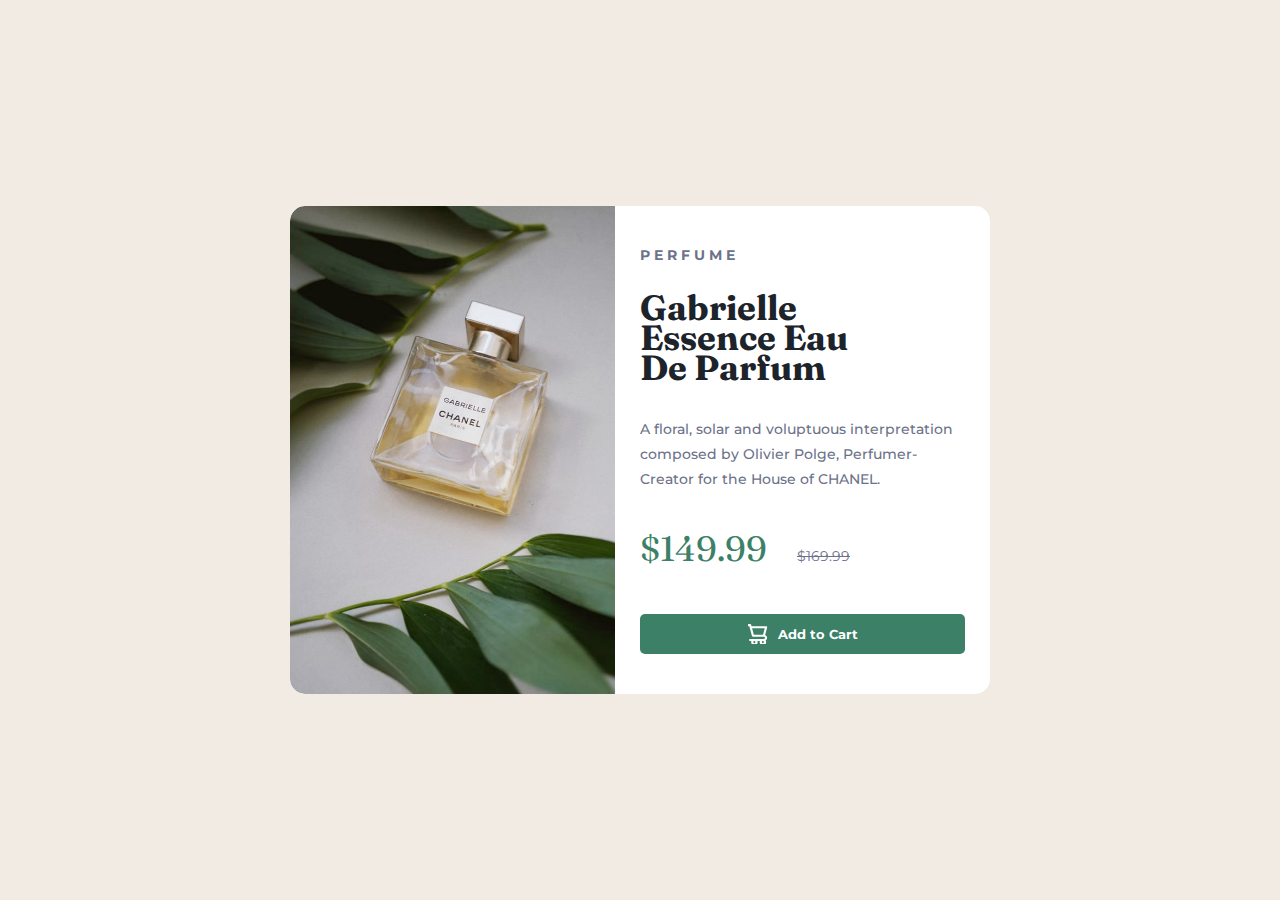
<file: card/index.html>
<!DOCTYPE html>
<html lang="en">
  <head>
    <meta charset="UTF-8" />
    <meta name="viewport" content="width=device-width, initial-scale=1.0" />

    <link
      rel="icon"
      type="image/png"
      sizes="32x32"
      href="./images/favicon-32x32.png"
    />

    <title>Magda Glowienka | Product preview card component</title>
    <link rel="stylesheet" type="text/css" href="./style.css" />
  </head>
  <body>
    <div class="container">
      <div class="main-image">
        <img
          src="./images/image-product-desktop.jpg"
          alt="A bottle of perfume surrounded by foliage"
          class="chanel-image"
        />
      </div>
      <div class="right-side">
        <h1>PERFUME</h1>
        <h2>
          Gabrielle <br />Essence Eau<br />
          De Parfum
        </h2>
        <p class="chanel-description">
          A floral, solar and voluptuous interpretation composed by Olivier
          Polge, Perfumer-Creator for the House of CHANEL.
        </p>
        <div class="chanel-price">
          $149.99
          <span class="chanel-discounted-price"><del>$169.99</del></span>
        </div>
        <button class="button">
          <span class="icon"></span>
          <b>Add to Cart</b>
        </button>
      </div>
    </div>
  </body>
</html>
</file>
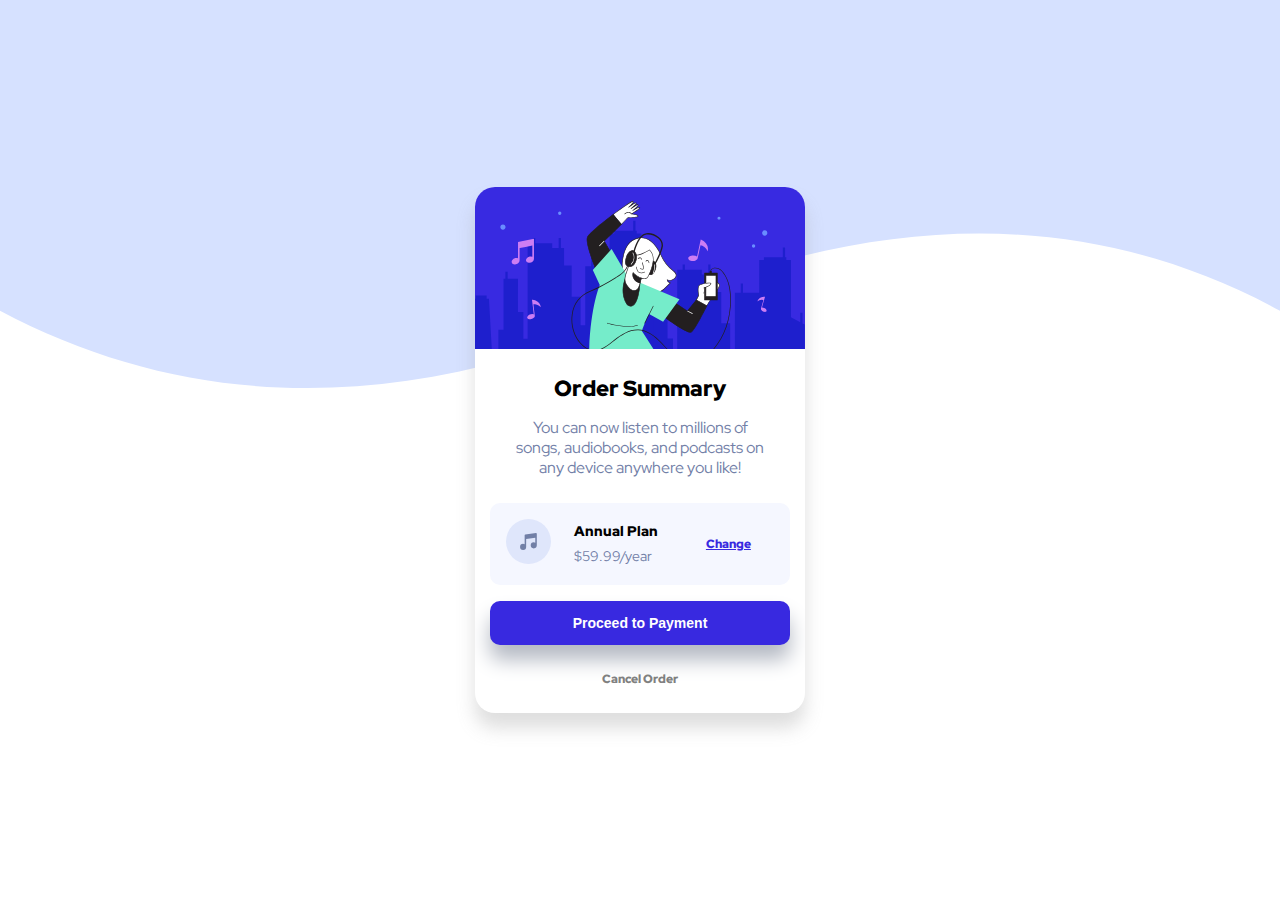
<file: orderSummary/index.html>
<!DOCTYPE html>
<html lang="en">
  <head>
    <meta charset="UTF-8" />
    <meta name="viewport" content="width=device-width, initial-scale=1.0" />
    <!-- displays site properly based on user's device -->

    <link
      rel="icon"
      type="image/png"
      sizes="32x32"
      href="./images/favicon-32x32.png"
    />

    <title>Magda Glowienka | Order summary card</title>
    <link rel="stylesheet" href="./style.css" />
  </head>
  <body>
    <div class="container">
      <img src="./images/illustration-hero.svg" alt="illustration hero" />

      <header class="content">
        <h1>Order Summary</h1>
        <p>
          You can now listen to millions of songs, audiobooks, and podcasts on
          any device anywhere you like!
        </p>
      </header>
      <main class="main">
        <div class="icon-music">
          <img src="./images/icon-music.svg" alt="Icon music" />
        </div>
        <div class="price-text">
          <h2>Annual Plan</h2>
          <p>$59.99/year</p>
        </div>
        <div class="change">
          <a href="#">Change</a>
        </div>
      </main>
      <footer>
        <button class="main-button">Proceed to Payment</button>
        <a href="#" class="cancel">Cancel Order</a>
      </footer>
    </div>
  </body>
</html>
</file>
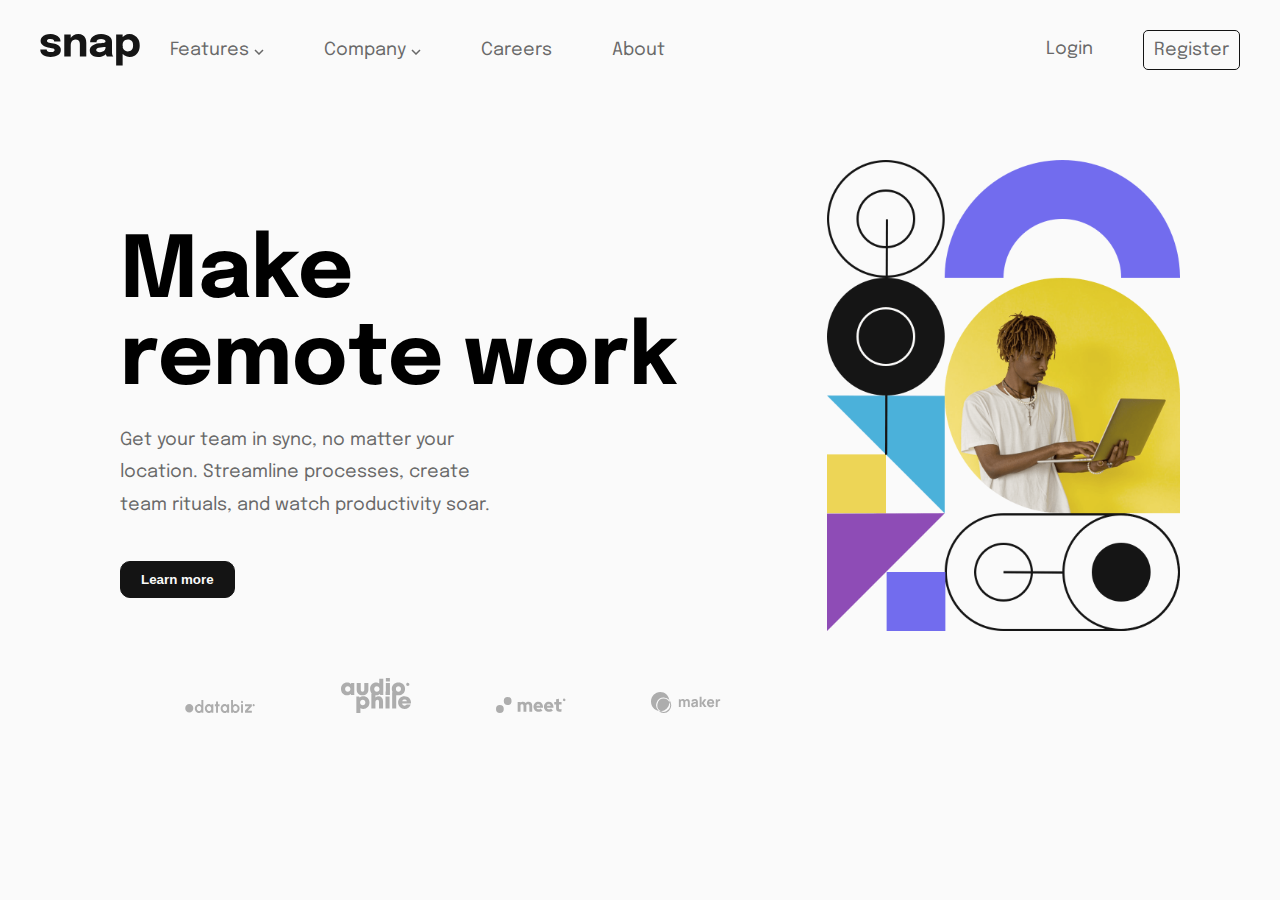
<file: snap/index.html>
<!DOCTYPE html>
<html lang="en">
  <head>
    <meta charset="UTF-8" />
    <meta name="viewport" content="width=device-width, initial-scale=1.0" />
    <!-- displays site properly based on user's device -->

    <link
      rel="icon"
      type="image/png"
      sizes="32x32"
      href="./images/favicon-32x32.png"
    />

    <title>Magda Glowienka | Intro section with dropdown navigation</title>
    <link rel="stylesheet" type="text/css" href="style.snap.css" />
  </head>
  <body>
    <header>
      <div class="logo">
        <img src="./images/logo.svg" alt="Logo" />
      </div>
      <nav class="nav-container">
        <ul class="left-nav">
          <li>
            <a href="#"
              >Features <img src="./images/icon-arrow-down.svg" alt="Arrow"
            /></a>
          </li>
          <li>
            <a href="#"
              >Company <img src="./images/icon-arrow-down.svg" alt="Arrow"
            /></a>
          </li>
          <li><a href="#">Careers</a></li>
          <li><a href="#">About</a></li>
        </ul>
        <ul class="right-nav">
          <li><a href="#">Login</a></li>
          <li><a href="#" class="register">Register</a></li>
        </ul>
      </nav>
    </header>

    <main>
      <section class="main-container">
        <div class="left-section">
          <div class="main-content">
            <h1>
              Make<br />
              remote work
            </h1>
            <p>
              Get your team in sync, no matter your location. Streamline
              processes, create team rituals, and watch productivity soar.
            </p>
            <button>Learn more</button>
          </div>
          <div class="footer-images">
            <img src="./images/client-databiz.svg" alt="Image 1" />
            <img src="./images/client-audiophile.svg" alt="Image 2" />
            <img src="./images/client-meet.svg" alt="Image 3" />
            <img src="./images/client-maker.svg" alt="Image 4" />
          </div>
        </div>

        <div class="right-section">
          <div class="main-image">
            <img src="./images/image-hero-desktop.png" alt="Main Image" />
          </div>
        </div>
      </section>
    </main>
  </body>
</html>
</file>
<file: card/style.css>
@import url("https://fonts.googleapis.com/css2?family=Fraunces:opsz,wght,WONK@9..144,700,1&display=swap");
@import url("https://fonts.googleapis.com/css2?family=Fraunces:opsz,wght,WONK@9..144,700,1&family=Montserrat:wght@500;700&display=swap");

:root {
  /* primary */
  --darkCyan: hsl(158, 36%, 37%);
  --cream: hsl(30, 38%, 92%);

  /* neutral */
  --veryDarkBlue: hsl(212, 21%, 14%);
  --darkGrayishBlue: hsl(228, 12%, 48%);
  --white: hsl(0, 0%, 100%);
}

* {
  margin: 0;
  padding: 0;
}

body {
  background-color: var(--cream);
  display: flex;
  justify-content: center;
  align-items: center;
  height: 100vh;
}

.container {
  display: flex;
  max-width: 700px;
  background-color: var(--white);
  border-radius: 15px;
  overflow: hidden;
}

.main-image {
  flex: 0.5;
  height: 100%;
  display: flex;
  align-items: center;
}

.right-side {
  flex: 0.5;
  padding: 25px;
  display: flex;
  flex-direction: column;
  justify-content: space-evenly;
}

.chanel-image {
  width: 100%;
  height: 100%;
  object-fit: cover;
  border-top-left-radius: 15px;
  border-bottom-left-radius: 15px;
}

.right-side h1 {
  color: var(--darkGrayishBlue);
  font-size: 14px;
  font-family: "Montserrat", sans-serif;
  letter-spacing: 4px;
}

.right-side h2 {
  margin-top: 15px;
  color: var(--veryDarkBlue);
  font-size: 35px;
  font-family: "Fraunces", serif;
  font-weight: 700;
  line-height: 30px;
  margin-bottom: 10px;
}

.chanel-description {
  margin-top: 10px;
  color: var(--darkGrayishBlue);
  font-weight: 500;
  font-size: 14px;
  line-height: 25px;
  font-family: "Montserrat", sans-serif;
}

.chanel-price {
  font-size: 35px;
  font-family: "Fraunces", serif;
  margin-top: 20px;
  margin-bottom: 10px;
  display: flex;
  justify-content: flex-start;
  align-items: center;
  color: var(--darkCyan);
}

.chanel-discounted-price del {
  color: var(--darkGrayishBlue);
  font-family: "Montserrat", sans-serif;
  text-decoration: line-through;
  margin-right: 10px;
  margin-left: 30px;
  font-size: 14px;
}

.button {
  margin-top: 20px;
  height: 40px;
  width: 100%;
  font-family: "Montserrat", sans-serif;
  background-color: var(--darkCyan);
  color: var(--white);
  border: none;
  border-radius: 5px;
  cursor: pointer;
  display: flex;
  align-items: center;
  justify-content: center;
}

.icon {
  width: 20px;
  height: 20px;
  background-image: url("./images/icon-cart.svg");
  background-size: cover;
  display: inline-block;
  margin-right: 10px;
}

button:hover,
button:active,
button:focus {
  background-color: var(--veryDarkBlue);
  outline: none;
}
</file>
<file: orderSummary/style.css>
@import url("https://fonts.googleapis.com/css2?family=Red+Hat+Display:ital,wght@0,500;0,700;0,900;1,500;1,700;1,900&display=swap");

:root {
  /* ### Primary */

  --paleb-lue: hsl(225, 100%, 94%);
  --bright-blue: hsl(245, 75%, 52%);

  /* ### Neutral */

  --very-pale-blue: hsl(225, 100%, 98%);
  --desaturated-blue: hsl(224, 23%, 55%);
  --dark-blue: hsl(223, 47%, 23%);
  --hover-blue: hsl(245, 73%, 65%);
}

* {
  margin: 0;
  padding: 0;
  box-sizing: border-box;
}

body {
  background-image: url(./images/pattern-background-desktop.svg);
  background-repeat: no-repeat;
  background-size: 100%;
  background-color: var(--pale-blue);
  display: flex;
  align-items: center;
  justify-content: center;
  height: 100vh;
  font-family: "Red Hat Display", sans-serif;
  font-size: 16px;
}

.container {
  width: 330px;
  border-radius: 20px;
  overflow: hidden;
  background-color: #fff;
  display: flex;
  flex-direction: column;
  align-items: center;
  justify-content: space-between;
  box-shadow: 0 15px 18px rgba(145, 145, 145, 30%);
}

.container img {
  width: 100%;
}

.content {
  text-align: center;
  padding: 25px;
}

.content h1 {
  font-weight: 900;
  font: bold;
  font-size: 22px;
  margin-bottom: 15px;
}

.content p {
  color: var(--desaturated-blue);
  padding: 0 10px;
  line-height: 20px;
}

.main {
  background-color: var(--very-pale-blue);
  border-radius: 10px;
  width: 300px;
  display: flex;
  align-items: center;
  justify-content: space-around;
}

.icon-music {
  flex: 1;
  margin: 16px;
}

.icon-music img {
  width: 45px;
  height: 45px;
}

.price-text {
  flex: 2;
  line-height: 15px;
}

.price-text h2 {
  font-weight: 900;
  margin-bottom: 10px;
  font-size: 14px;
}

.price-text p {
  font-size: 14px;
  color: var(--desaturated-blue);
}

.change {
  flex: 2;
  text-align: center;
  margin-right: 10px;
  font-size: 12px;
}

.change a {
  font-weight: 900;
  color: var(--bright-blue);
}

.change a:hover,
.change a:focus {
  color: var(--hover-blue);
  text-decoration: none;
}

footer {
  display: flex;
  text-align: center;
  flex-direction: column;
  justify-content: center;
  text-align: center;
}

.main-button {
  display: block;
  width: 300px;
  font-size: 14px;
  font-weight: 700;
  color: #fff;
  cursor: pointer;
  background-color: var(--bright-blue);
  box-shadow: 0px 15px 20px hsl(220, 11%, 74%);
  border-radius: 10px;
  border: 0;
  padding: 14px;
  margin-top: 16px;
}

.main-button:hover,
.main-button:focus .main-button:active {
  background-color: var(--hover-blue);
}

.cancel {
  color: gray;
  margin: 16px;
  padding: 10px;
  font-weight: 900;
  font-size: 12px;
  text-decoration: none;
}

.cancel:hover,
.cancel:active {
  color: black;
}
</file>
<file: snap/style.snap.css>
@import url("https://fonts.googleapis.com/css2?family=Epilogue:ital,wght@0,500;0,700;1,500;1,700&display=swap");

:root {
  --almost-White: hsl(0, 0%, 98%);
  --Medium-Gray: hsl(0, 0%, 41%);
  --Almost-Black: hsl(0, 0%, 8%);
}

* {
  margin: 0;
  padding: 0;
  box-sizing: border-box;
}

body {
  font-family: "Epilogue", sans-serif;
  background-color: var(--almost-White);
  font-size: 18px;
  display: grid;
  grid-template-areas:
    "header"
    "main";
  grid-template-rows: 60px 1fr;
  min-height: 100vh;
  max-width: 1440px;
}

header {
  grid-area: header;
  padding: 20px;
  margin-top: 20px;
  margin-left: 20px;
  height: 100%;
  display: flex;
  align-items: center;
  color: var(--Medium-Gray);
}

.logo {
  display: flex;
  align-items: center;
}

.logo img {
  width: 100px;
}

.nav-container {
  display: flex;
  justify-content: space-between;
  align-items: center;
  flex-grow: 1;
}

.left-nav,
.right-nav {
  list-style-type: none;
  display: flex;
}

.left-nav li,
.right-nav li {
  display: inline-block;
  margin: 0 20px;
}

.left-nav li a,
.right-nav li a {
  text-decoration: none;
  display: block;
  width: 100%;
  height: 100%;
  color: var(--Medium-Gray);
  padding: 10px 10px;
}

nav .right-nav a.register {
  border: 1px solid var(--Almost-Black);
  border-radius: 5px;
}

main {
  grid-area: main;
  width: 100%;
  overflow: hidden;
}

.main-container {
  display: grid;
  grid-template-areas: "left right";
  grid-template-columns: 2fr 1fr;
  gap: 20px;
  padding: 100px;
  align-items: start;
}

.left-section {
  grid-area: left;
  display: flex;
  flex-direction: column;
  justify-content: space-between;
}

.main-content {
  background-color: var(--almost-White);
  padding: 20px;
  width: 100%;
  margin-top: 50px;
}

.main-content h1 {
  font-size: 85px;
  padding-bottom: 20px;
}

.main-content p {
  color: var(--Medium-Gray);
  line-height: 1.8;
  width: 60%;
}

.main-content button {
  color: var(--almost-White);
  background: var(--Almost-Black);
  font-weight: 700;
  padding: 10px 20px;
  margin: 40px 0;
  border: 1px solid var(--Almost-Black);
  border-radius: 10px;
  cursor: pointer;
}

.main-content button:hover {
  background-color: var(--Medium-Gray);
  outline: none;
}

.main-content button:active {
  background-color: var(--Medium-Gray);
  outline: none;
}

.right-section {
  grid-area: right;
}

.main-image {
  display: flex;
  align-items: center;
}

.main-image img {
  width: 100%;
  max-width: 100%;
}

.footer-images {
  display: flex;
  align-items: flex-end;
  justify-content: space-evenly;
  flex-wrap: wrap;
  margin-top: 20px;
}

.footer-images img {
  max-width: 70px;
}
</file>
